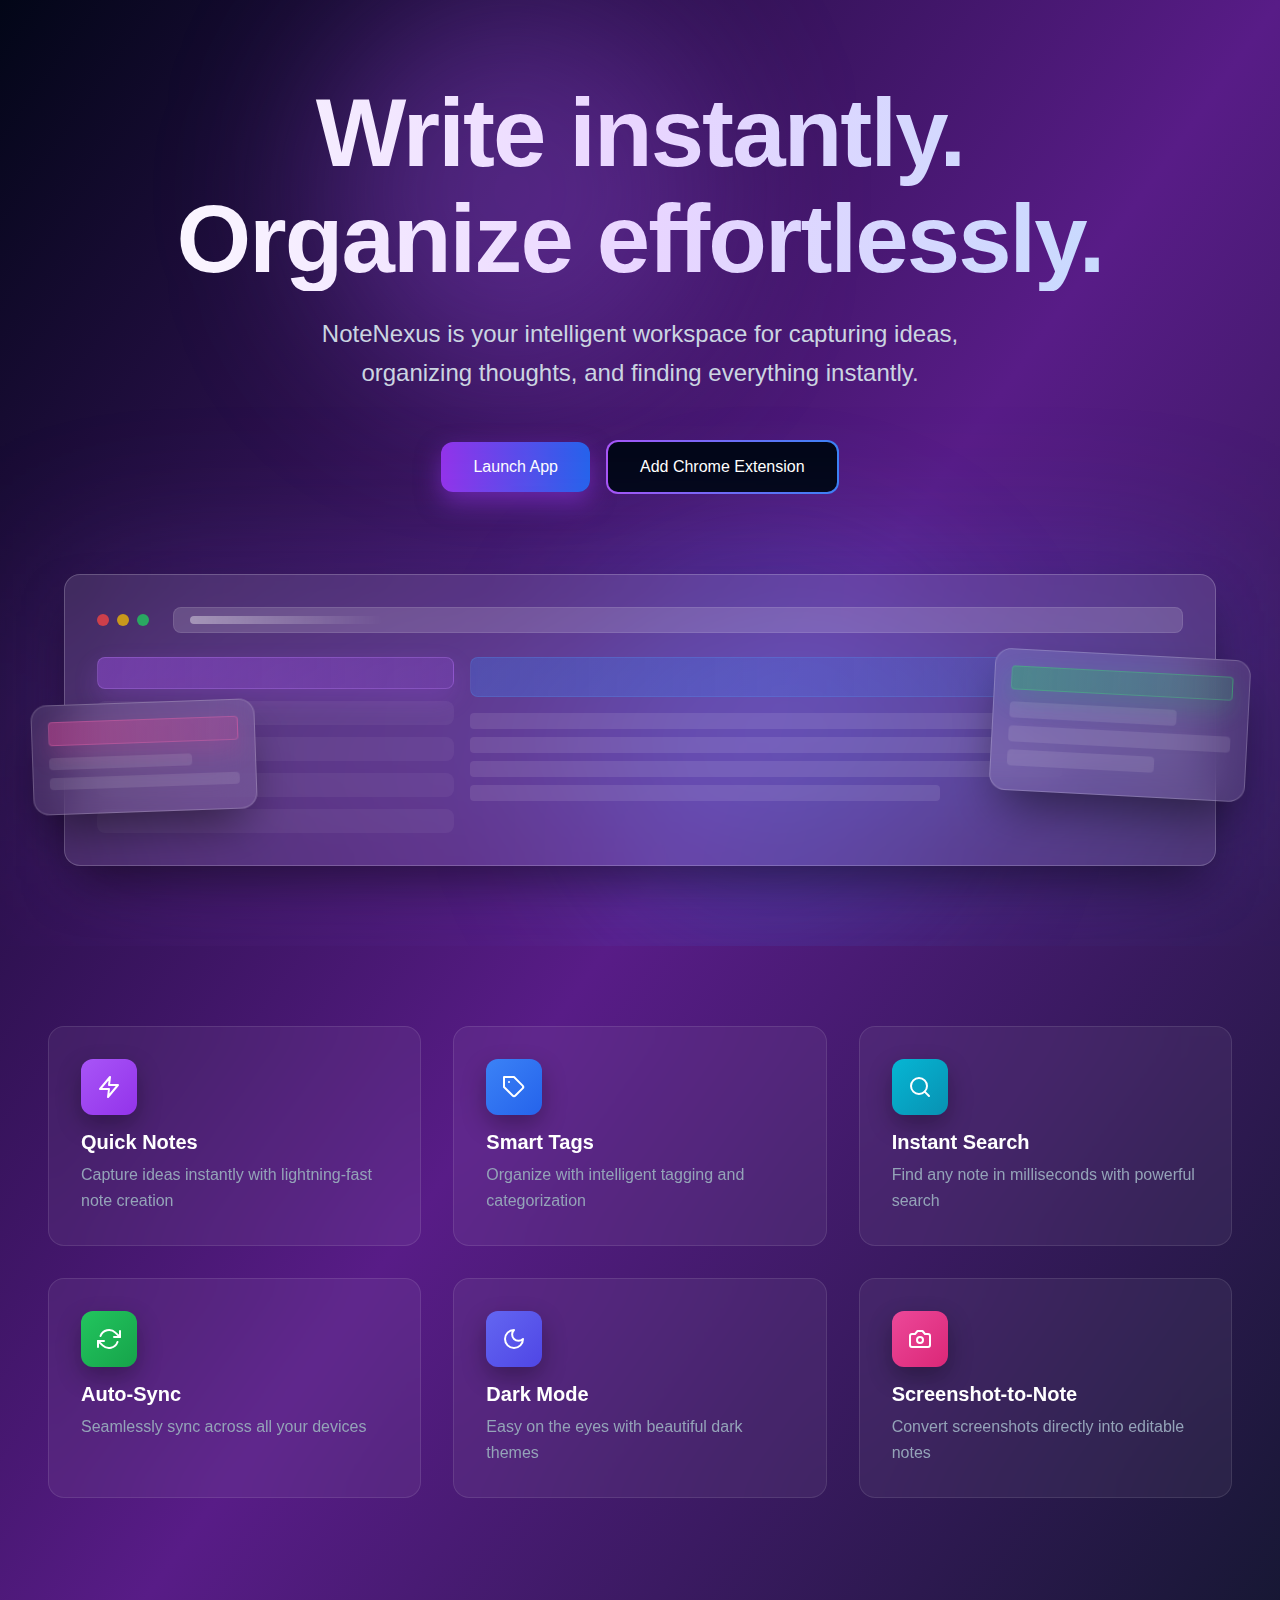
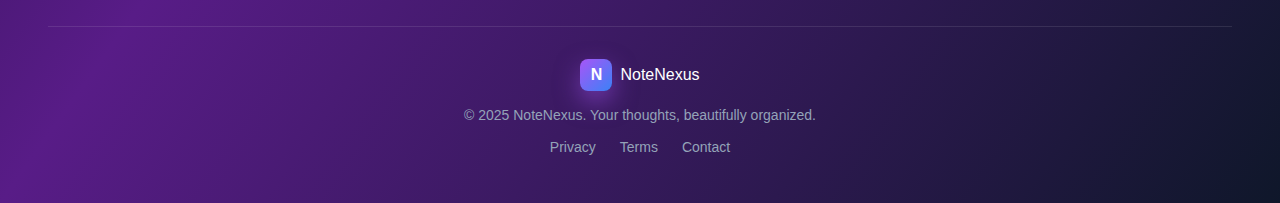
<file: index.html>
<!DOCTYPE html>
<html lang="en">
<head>
    <meta charset="UTF-8">
    <meta name="viewport" content="width=device-width, initial-scale=1.0">
    <title>NoteNexus - Write instantly. Organize effortlessly.</title>
    <link rel="stylesheet" href="styles.css">
</head>
<body>
    <!-- Hero Section -->
    <section class="hero">
        <div class="gradient-blob blob-1"></div>
        <div class="gradient-blob blob-2"></div>
        
        <div class="container">
            <div class="hero-content">
                <h1 class="hero-title">
                    Write instantly.<br>
                    Organize effortlessly.
                </h1>
                <p class="hero-subtitle">
                    NoteNexus is your intelligent workspace for capturing ideas, organizing thoughts, and finding everything instantly.
                </p>
                
                <div class="button-group">
                    <button class="btn btn-primary">Launch App</button>
                    <button class="btn btn-outline">
                        <span class="btn-outline-text">Add Chrome Extension</span>
                    </button>
                </div>
            </div>
            
            <!-- App Mockup -->
            <div class="app-mockup">
                <div class="mockup-glow"></div>
                
                <div class="glass-panel main-panel">
                    <!-- Header bar -->
                    <div class="panel-header">
                        <div class="window-controls">
                            <span class="control red"></span>
                            <span class="control yellow"></span>
                            <span class="control green"></span>
                        </div>
                        <div class="address-bar">
                            <div class="address-bar-text"></div>
                        </div>
                    </div>
                    
                    <!-- Content area -->
                    <div class="panel-content">
                        <div class="sidebar">
                            <div class="sidebar-item active"></div>
                            <div class="sidebar-item"></div>
                            <div class="sidebar-item"></div>
                            <div class="sidebar-item"></div>
                            <div class="sidebar-item"></div>
                        </div>
                        
                        <div class="main-content">
                            <div class="content-header"></div>
                            <div class="content-lines">
                                <div class="line line-1"></div>
                                <div class="line line-2"></div>
                                <div class="line line-3"></div>
                                <div class="line line-4"></div>
                            </div>
                        </div>
                    </div>
                </div>
                
                <!-- Floating panels -->
                <div class="glass-panel floating-panel panel-1">
                    <div class="floating-header green"></div>
                    <div class="floating-line line-1"></div>
                    <div class="floating-line line-2"></div>
                    <div class="floating-line line-3"></div>
                </div>
                
                <div class="glass-panel floating-panel panel-2">
                    <div class="floating-header pink"></div>
                    <div class="floating-line small line-1"></div>
                    <div class="floating-line small line-2"></div>
                </div>
            </div>
        </div>
    </section>
    
    <!-- Features Section -->
    <section class="features">
        <div class="container">
            <div class="features-grid">
                <div class="feature-card">
                    <div class="feature-glow purple"></div>
                    <div class="feature-icon purple">
                        <svg xmlns="http://www.w3.org/2000/svg" width="24" height="24" viewBox="0 0 24 24" fill="none" stroke="currentColor" stroke-width="2" stroke-linecap="round" stroke-linejoin="round"><polygon points="13 2 3 14 12 14 11 22 21 10 12 10 13 2"/></svg>
                    </div>
                    <h3 class="feature-title">Quick Notes</h3>
                    <p class="feature-description">Capture ideas instantly with lightning-fast note creation</p>
                </div>
                
                <div class="feature-card">
                    <div class="feature-glow blue"></div>
                    <div class="feature-icon blue">
                        <svg xmlns="http://www.w3.org/2000/svg" width="24" height="24" viewBox="0 0 24 24" fill="none" stroke="currentColor" stroke-width="2" stroke-linecap="round" stroke-linejoin="round"><path d="M20.59 13.41l-7.17 7.17a2 2 0 0 1-2.83 0L2 12V2h10l8.59 8.59a2 2 0 0 1 0 2.82z"/><line x1="7" y1="7" x2="7.01" y2="7"/></svg>
                    </div>
                    <h3 class="feature-title">Smart Tags</h3>
                    <p class="feature-description">Organize with intelligent tagging and categorization</p>
                </div>
                
                <div class="feature-card">
                    <div class="feature-glow cyan"></div>
                    <div class="feature-icon cyan">
                        <svg xmlns="http://www.w3.org/2000/svg" width="24" height="24" viewBox="0 0 24 24" fill="none" stroke="currentColor" stroke-width="2" stroke-linecap="round" stroke-linejoin="round"><circle cx="11" cy="11" r="8"/><path d="m21 21-4.35-4.35"/></svg>
                    </div>
                    <h3 class="feature-title">Instant Search</h3>
                    <p class="feature-description">Find any note in milliseconds with powerful search</p>
                </div>
                
                <div class="feature-card">
                    <div class="feature-glow green"></div>
                    <div class="feature-icon green">
                        <svg xmlns="http://www.w3.org/2000/svg" width="24" height="24" viewBox="0 0 24 24" fill="none" stroke="currentColor" stroke-width="2" stroke-linecap="round" stroke-linejoin="round"><polyline points="23 4 23 10 17 10"/><polyline points="1 20 1 14 7 14"/><path d="M3.51 9a9 9 0 0 1 14.85-3.36L23 10M1 14l4.64 4.36A9 9 0 0 0 20.49 15"/></svg>
                    </div>
                    <h3 class="feature-title">Auto-Sync</h3>
                    <p class="feature-description">Seamlessly sync across all your devices</p>
                </div>
                
                <div class="feature-card">
                    <div class="feature-glow indigo"></div>
                    <div class="feature-icon indigo">
                        <svg xmlns="http://www.w3.org/2000/svg" width="24" height="24" viewBox="0 0 24 24" fill="none" stroke="currentColor" stroke-width="2" stroke-linecap="round" stroke-linejoin="round"><path d="M12 3a6 6 0 0 0 9 9 9 9 0 1 1-9-9Z"/></svg>
                    </div>
                    <h3 class="feature-title">Dark Mode</h3>
                    <p class="feature-description">Easy on the eyes with beautiful dark themes</p>
                </div>
                
                <div class="feature-card">
                    <div class="feature-glow pink"></div>
                    <div class="feature-icon pink">
                        <svg xmlns="http://www.w3.org/2000/svg" width="24" height="24" viewBox="0 0 24 24" fill="none" stroke="currentColor" stroke-width="2" stroke-linecap="round" stroke-linejoin="round"><path d="M14.5 4h-5L7 7H4a2 2 0 0 0-2 2v9a2 2 0 0 0 2 2h16a2 2 0 0 0 2-2V9a2 2 0 0 0-2-2h-3l-2.5-3z"/><circle cx="12" cy="13" r="3"/></svg>
                    </div>
                    <h3 class="feature-title">Screenshot-to-Note</h3>
                    <p class="feature-description">Convert screenshots directly into editable notes</p>
                </div>
            </div>
        </div>
    </section>
    
    <!-- Footer -->
    <footer class="footer">
        <div class="container">
            <div class="footer-content">
                <div class="footer-logo">
                    <div class="logo-icon">N</div>
                    <span class="logo-text">NoteNexus</span>
                </div>
                <p class="footer-text">© 2025 NoteNexus. Your thoughts, beautifully organized.</p>
                <div class="footer-links">
                    <a href="#" class="footer-link">Privacy</a>
                    <a href="#" class="footer-link">Terms</a>
                    <a href="#" class="footer-link">Contact</a>
                </div>
            </div>
        </div>
    </footer>
    <script src="script.js"></script>
</body>

</html>
</file>
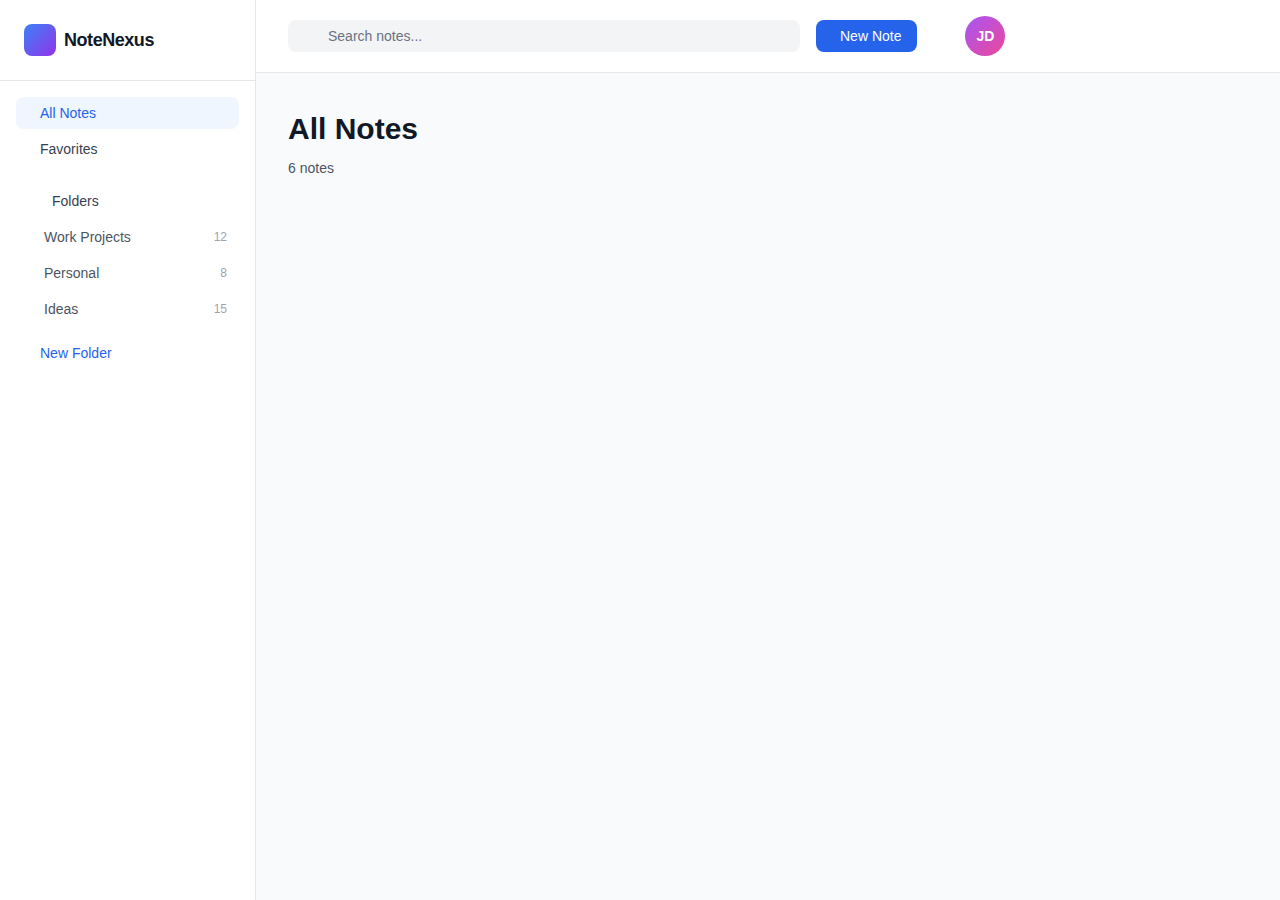
<file: dashboard.html>
<!DOCTYPE html>
<html lang="en">
<head>
  <meta charset="UTF-8">
  <meta name="viewport" content="width=device-width, initial-scale=1.0">
  <title>NoteNexus - Dashboard</title>
  <link rel="stylesheet" href="dashboard.css">
  <!-- <script src="https://unpkg.com/lucide@latest"></script> -->
</head>
<body>
  <div id="app">
    <!-- Left Sidebar -->
    <aside class="sidebar">
      <div class="sidebar-content">
        <!-- Logo -->
        <div class="logo-section">
          <div class="logo-container">
            <div class="logo-icon">
              <i data-lucide="file-text"></i>
            </div>
            <span class="logo-text">NoteNexus</span>
          </div>
        </div>

        <!-- Navigation -->
        <nav class="nav-section">
          <button class="nav-item active" data-nav="all">
            <i data-lucide="file-text"></i>
            <span>All Notes</span>
          </button>

          <button class="nav-item" data-nav="favorites">
            <i data-lucide="star"></i>
            <span>Favorites</span>
          </button>

          <!-- Folders Section -->
          <div class="folders-section">
            <button class="nav-item folders-toggle">
              <i data-lucide="chevron-down" class="chevron"></i>
              <i data-lucide="folder"></i>
              <span class="flex-1">Folders</span>
            </button>

            <div class="folders-list">
              <button class="folder-item">
                <span>Work Projects</span>
                <span class="folder-count">12</span>
              </button>
              <button class="folder-item">
                <span>Personal</span>
                <span class="folder-count">8</span>
              </button>
              <button class="folder-item">
                <span>Ideas</span>
                <span class="folder-count">15</span>
              </button>
            </div>
          </div>

          <button class="nav-item new-folder-btn">
            <i data-lucide="plus"></i>
            <span>New Folder</span>
          </button>
        </nav>
      </div>
    </aside>

    <!-- Main Content -->
    <div class="main-content">
      <!-- Top Navigation Bar -->
      <header class="top-nav">
        <div class="top-nav-content">
          <!-- Search Bar -->
          <div class="search-container">
            <i data-lucide="search" class="search-icon"></i>
            <input type="text" placeholder="Search notes..." class="search-input">
          </div>

          <!-- New Note Button -->
          <button class="new-note-btn">
            <i data-lucide="plus"></i>
            <span>New Note</span>
          </button>

          <!-- Dark Mode Toggle -->
          <button class="icon-btn" id="darkModeToggle">
            <i data-lucide="moon"></i>
          </button>

          <!-- User Profile Avatar -->
          <button class="user-avatar">
            JD
          </button>
        </div>
      </header>

      <!-- Notes Grid -->
      <main class="notes-container">
        <div class="notes-header">
          <h1>All Notes</h1>
          <p class="notes-count">6 notes</p>
        </div>

        <div class="notes-grid" id="notesGrid">
          <!-- Note cards will be inserted here by JavaScript -->
        </div>
      </main>
    </div>
  </div>

  <script src="dashboard.js"></script>
</body>
</html>
</file>
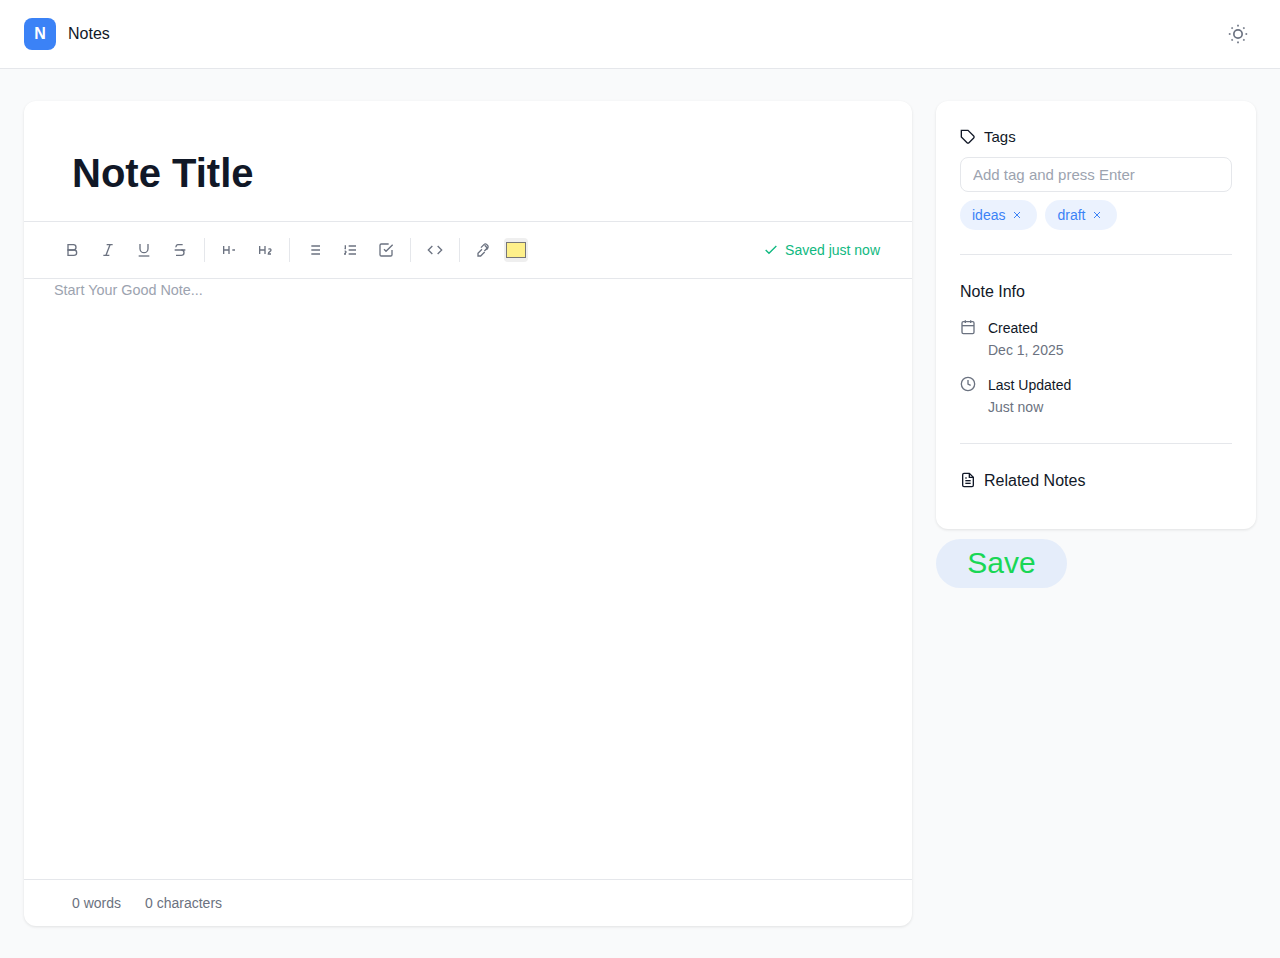
<file: note.html>
<!DOCTYPE html>
<html lang="en">
<head>
    <meta charset="UTF-8">
    <meta name="viewport" content="width=device-width, initial-scale=1.0">
    <title>Note Editor - Professional Note Taking App</title>
    <link rel="stylesheet" href="temp.css">
</head>
<body>
    <!-- Header -->
    <header background-color="green" class="header">
        <div class="header-content">
            <div class="header-left">
                <div class="logo">
                    <span>N</span>
                </div>
                <span class="brand">Notes</span>
            </div>
            
            <button id="darkModeToggle" class="theme-toggle" aria-label="Toggle dark mode" >
                <svg class="sun-icon" width="20" height="20" viewBox="0 0 24 24" fill="none" stroke="currentColor" stroke-width="2">
                    <circle cx="12" cy="12" r="5"></circle>
                    <line x1="12" y1="1" x2="12" y2="3"></line>
                    <line x1="12" y1="21" x2="12" y2="23"></line>
                    <line x1="4.22" y1="4.22" x2="5.64" y2="5.64"></line>
                    <line x1="18.36" y1="18.36" x2="19.78" y2="19.78"></line>
                    <line x1="1" y1="12" x2="3" y2="12"></line>
                    <line x1="21" y1="12" x2="23" y2="12"></line>
                    <line x1="4.22" y1="19.78" x2="5.64" y2="18.36"></line>
                    <line x1="18.36" y1="5.64" x2="19.78" y2="4.22"></line>
                </svg>
                <svg class="moon-icon hidden" width="20" height="20" viewBox="0 0 24 24" fill="none" stroke="currentColor" stroke-width="2">
                    <path d="M21 12.79A9 9 0 1 1 11.21 3 7 7 0 0 0 21 12.79z"></path>
                </svg>
            </button>
        </div>
    </header>

    <!-- Main Content -->
    <div class="main-container">
        <!-- Editor Area -->
        <div class="editor-container">
            <div class="editor-card">
                <!-- Title -->
                <div class="title-section">
                    <input 
                        type="text" 
                        id="noteTitle" 
                        class="note-title" 
                        placeholder="write"
                        value="Note Title"
                    >
                </div>

                <!-- Toolbar -->
                <div class="toolbar">
                    <!-- Text formatting -->
                    <button class="toolbar-btn" data-command="bold" title="Bold">
                        <svg width="16" height="16" viewBox="0 0 24 24" fill="none" stroke="currentColor" stroke-width="2">
                            <path d="M6 4h8a4 4 0 0 1 4 4 4 4 0 0 1-4 4H6z"></path>
                            <path d="M6 12h9a4 4 0 0 1 4 4 4 4 0 0 1-4 4H6z"></path>
                        </svg>
                    </button>
                    
                    <button class="toolbar-btn" data-command="italic"  title="Italic">
                        <svg width="16" height="16" viewBox="0 0 24 24" fill="none" stroke="currentColor" stroke-width="2">
                            <line x1="19" y1="4" x2="10" y2="4"></line>
                            <line x1="14" y1="20" x2="5" y2="20"></line>
                            <line x1="15" y1="4" x2="9" y2="20"></line>
                        </svg>
                    </button>
                    
                    <button class="toolbar-btn" data-command="underline" title="Underline">
                        <svg width="16" height="16" viewBox="0 0 24 24" fill="none" stroke="currentColor" stroke-width="2">
                            <path d="M6 3v7a6 6 0 0 0 6 6 6 6 0 0 0 6-6V3"></path>
                            <line x1="4" y1="21" x2="20" y2="21"></line>
                        </svg>
                    </button>
                    
                    <button class="toolbar-btn" data-command="strikeThrough" title="Strikethrough">
                        <svg width="16" height="16" viewBox="0 0 24 24" fill="none" stroke="currentColor" stroke-width="2">
                            <path d="M16 4H9a3 3 0 0 0-2.83 4"></path>
                            <path d="M14 12a4 4 0 0 1 0 8H6"></path>
                            <line x1="4" y1="12" x2="20" y2="12"></line>
                        </svg>
                    </button>

                    <div class="toolbar-divider" ></div> <!-- Edited to add green color to divider -->

                    <!-- Headings -->
                    <button class="toolbar-btn" data-command="h1" title="Heading 1">
                        <svg width="16" height="16" viewBox="0 0 24 24" fill="none" stroke="currentColor" stroke-width="2">
                            <path d="M4 12h8"></path>
                            <path d="M4 18V6"></path>
                            <path d="M12 18V6"></path>
                            <path d="M17 12h4"></path>
                        </svg>
                    </button>
                    
                    <button class="toolbar-btn" data-command="h2" title="Heading 2">
                        <svg width="16" height="16" viewBox="0 0 24 24" fill="none" stroke="currentColor" stroke-width="2">
                            <path d="M4 12h8"></path>
                            <path d="M4 18V6"></path>
                            <path d="M12 18V6"></path>
                            <path d="M21 18h-4c0-4 4-3 4-6 0-1.5-2-2.5-4-1"></path>
                        </svg>
                    </button>

                    <div class="toolbar-divider"></div>

                    <!-- Lists -->
                    <button class="toolbar-btn" data-command="insertUnorderedList" title="Bullet list">
                        <svg width="16" height="16" viewBox="0 0 24 24" fill="none" stroke="currentColor" stroke-width="2">
                            <line x1="8" y1="6" x2="21" y2="6"></line>
                            <line x1="8" y1="12" x2="21" y2="12"></line>
                            <line x1="8" y1="18" x2="21" y2="18"></line>
                            <line x1="3" y1="6" x2="3.01" y2="6"></line>
                            <line x1="3" y1="12" x2="3.01" y2="12"></line>
                            <line x1="3" y1="18" x2="3.01" y2="18"></line>
                        </svg>
                    </button>
                    
                    <button class="toolbar-btn" data-command="insertOrderedList" title="Numbered list">
                        <svg width="16" height="16" viewBox="0 0 24 24" fill="none" stroke="currentColor" stroke-width="2">
                            <line x1="10" y1="6" x2="21" y2="6"></line>
                            <line x1="10" y1="12" x2="21" y2="12"></line>
                            <line x1="10" y1="18" x2="21" y2="18"></line>
                            <path d="M4 6h1v4"></path>
                            <path d="M4 10h2"></path>
                            <path d="M6 18H4c0-1 2-2 2-3s-1-1.5-2-1"></path>
                        </svg>
                    </button>
                    
                    <button class="toolbar-btn" data-command="checkbox" title="Checkbox list">
                        <svg width="16" height="16" viewBox="0 0 24 24" fill="none" stroke="currentColor" stroke-width="2">
                            <polyline points="9 11 12 14 22 4"></polyline>
                            <path d="M21 12v7a2 2 0 0 1-2 2H5a2 2 0 0 1-2-2V5a2 2 0 0 1 2-2h11"></path>
                        </svg>
                    </button>

                    <div class="toolbar-divider"></div>

                    <!-- Other formatting -->
                    
                    <button class="toolbar-btn" data-command="code" title="Code">
                        <svg width="16" height="16" viewBox="0 0 24 24" fill="none" stroke="currentColor" stroke-width="2">
                            <polyline points="16 18 22 12 16 6"></polyline>
                            <polyline points="8 6 2 12 8 18"></polyline>
                        </svg>
                    </button>

                    <div class="toolbar-divider"></div>

                    <!-- Highlight -->
                    <button class="toolbar-btn" id="highlightBtn" title="Highlight">
                        <svg width="16" height="16" viewBox="0 0 24 24" fill="none" stroke="currentColor" stroke-width="2">
                            <path d="M9 11 3 17v4h4l6-6"></path>
                            <path d="m13 5 5 5"></path>
                            <path d="M12.58 13.58 17.42 8.74a2.5 2.5 0 0 0 0-3.54l-1.62-1.62a2.5 2.5 0 0 0-3.54 0l-4.84 4.84"></path>
                            <path d="m17 10-1.5 1.5"></path>
                        </svg>
                    </button>
                    <input type="color" id="highlightColor" value="#fef08a" class="color-picker" title="Highlight color">

                    <!-- Save status -->
                    <div class="save-status" id="saveStatus">
                        <span class="saving-indicator hidden">
                            <span class="pulse-dot"></span>
                            Saving...
                        </span>
                        <span class="saved-indicator">
                            <svg width="16" height="16"  viewBox="0 0 24 24" fill="none" stroke="currentColor" stroke-width="2">
                                <polyline points="20 6 9 17 4 12"></polyline>
                            </svg>
                            Saved just now
                        </span>
                    </div>
                </div>

                <!-- Content Area -->
                <div class="start-text">   Start Your Good Note...</div>
                <div 
                    id="noteContent" 
                    contenteditable="true" 
                    class="content-area"
                    
                >
                    <p placeholder="Start..." ></p>
                </div>

                <!-- Footer with stats -->
                <div class="editor-footer" >
                    <div class="stats">
                        <span id="wordCount">0 words</span>
                        <span id="charCount">0 characters</span>
                    </div>
                </div>
            </div>
        </div>

        <!-- Sidebar -->
        <div class="sidebar" >
            <div class="sidebar-card">
                <!-- Tag Manager -->
                <div class="sidebar-section">
                    <label class="sidebar-label">
                        <svg width="16" height="16" viewBox="0 0 24 24" fill="none" stroke="currentColor" stroke-width="2">
                            <path d="M20.59 13.41l-7.17 7.17a2 2 0 0 1-2.83 0L2 12V2h10l8.59 8.59a2 2 0 0 1 0 2.82z"></path>
                        </svg>
                        <span>Tags</span>
                    </label>
                    
                    <input 
                        type="text" 
                        id="tagInput" 
                        class="sidebar-input" 
                        placeholder="Add tag and press Enter" >
                    <!-- tag me enter karo and then ye tags aa jayenge like idea , draft -->
                    <div id="tagContainer" class="tag-container">
                        <span class="tag">
                            ideas
                            <button class="tag-remove" data-tag="ideas">
                                <svg width="12" height="12" viewBox="0 0 24 24" fill="none" stroke="currentColor" stroke-width="2">
                                    <line x1="18" y1="6" x2="6" y2="18"></line>
                                    <line x1="6" y1="6" x2="18" y2="18"></line>
                                </svg>
                            </button>
                        </span>
                        <span class="tag">
                            draft
                            <button class="tag-remove" data-tag="draft">
                                <svg width="12" height="12" viewBox="0 0 24 24" fill="none" stroke="currentColor" stroke-width="2">
                                    <line x1="18" y1="6" x2="6" y2="18"></line>
                                    <line x1="6" y1="6" x2="18" y2="18"></line>
                                </svg>
                            </button>
                        </span>
                    </div>
                </div>

                <!-- Pin Toggle -->
                <!-- <div class="sidebar-section"style="background-color: #10b981">
                    <div class="pin-toggle">
                        <span class="pin-label">
                            <svg width="16" height="16" viewBox="0 0 24 24" fill="none" stroke="currentColor" stroke-width="2">
                                <line x1="12" y1="17" x2="12" y2="22"></line>
                                <path d="M5 17h14v-1.76a2 2 0 0 0-1.11-1.79l-1.78-.9A2 2 0 0 1 15 10.76V6h1a2 2 0 0 0 0-4H8a2 2 0 0 0 0 4h1v4.76a2 2 0 0 1-1.11 1.79l-1.78.9A2 2 0 0 0 5 15.24Z"></path>
                            </svg>
                            Pin Note
                        </span>
                        <button id="pinToggle" class="toggle-switch" role="switch" aria-checked="false">
                            <span class="toggle-slider"></span>
                        </button>
                    </div>
                </div> -->

                <!-- Color Label -->
                <!-- <div class="sidebar-section">
                    <label class="sidebar-label">Color Label</label>
                    <div class="color-grid" id="colorGrid">
                        <button class="color-option active" data-color="default" data-value="#9ca3af">
                            <div class="color-circle" style="background-color: #9ca3af;"></div>
                            <span>Default</span>
                        </button>
                        <button class="color-option" data-color="blue" data-value="#3b82f6">
                            <div class="color-circle" style="background-color: #3b82f6;"></div>
                            <span>Blue</span>
                        </button>
                        <button class="color-option" data-color="green" data-value="#10b981">
                            <div class="color-circle" style="background-color: #10b981;"></div>
                            <span>Green</span>
                        </button>
                        <button class="color-option" data-color="red" data-value="#ef4444">
                            <div class="color-circle" style="background-color: #ef4444;"></div>
                            <span>Red</span>
                        </button>
                        <button class="color-option" data-color="purple" data-value="#a855f7">
                            <div class="color-circle" style="background-color: #a855f7;"></div>
                            <span>Purple</span>
                        </button>
                        <button class="color-option" data-color="yellow" data-value="#eab308">
                            <div class="color-circle" style="background-color: #eab308;"></div>
                            <span>Yellow</span>
                        </button>
                    </div>
                </div> -->

                <!-- Note Info -->
                <div class="sidebar-section sidebar-divider">
                    <div class="section-title">Note Info</div>
                    
                    <div class="info-item">
                        <svg width="16" height="16" viewBox="0 0 24 24" fill="none" stroke="currentColor" stroke-width="2">
                            <rect x="3" y="4" width="18" height="18" rx="2" ry="2"></rect>
                            <line x1="16" y1="2" x2="16" y2="6"></line>
                            <line x1="8" y1="2" x2="8" y2="6"></line>
                            <line x1="3" y1="10" x2="21" y2="10"></line>
                        </svg>
                        <div>
                            <div class="info-label">Created</div>
                            <div class="info-value" id="createdDate">Dec 1, 2025</div>
                        </div>
                    </div>

                    <div class="info-item">
                        <svg width="16" height="16" viewBox="0 0 24 24" fill="none" stroke="currentColor" stroke-width="2">
                            <circle cx="12" cy="12" r="10"></circle>
                            <polyline points="12 6 12 12 16 14"></polyline>
                        </svg>
                        <div>
                            <div class="info-label">Last Updated</div>
                            <div class="info-value" id="updatedTime">Just now</div>
                        </div>
                    </div>
                </div>

                <!-- Related Notes -->
                <div class="sidebar-section sidebar-divider">
                    <div class="section-title">
                        <svg width="16" height="16" viewBox="0 0 24 24" fill="none" stroke="currentColor" stroke-width="2">
                            <path d="M14 2H6a2 2 0 0 0-2 2v16a2 2 0 0 0 2 2h12a2 2 0 0 0 2-2V8z"></path>
                            <polyline points="14 2 14 8 20 8"></polyline>
                            <line x1="16" y1="13" x2="8" y2="13"></line>
                            <line x1="16" y1="17" x2="8" y2="17"></line>
                            <polyline points="10 9 9 9 8 9"></polyline>
                        </svg>
                        Related Notes
                    </div>
                    
                    <div class="related-notes">
                        <!-- yaha ai ka use kar sakte h -->
                    </div>

                </div>
            </div> 
             <div  >
                    <button class="save-btn" >Save</button>
                </div>
            
        </div>
        
    </div>

    <script src="note.js"></script>
</body>
</html>
</file>
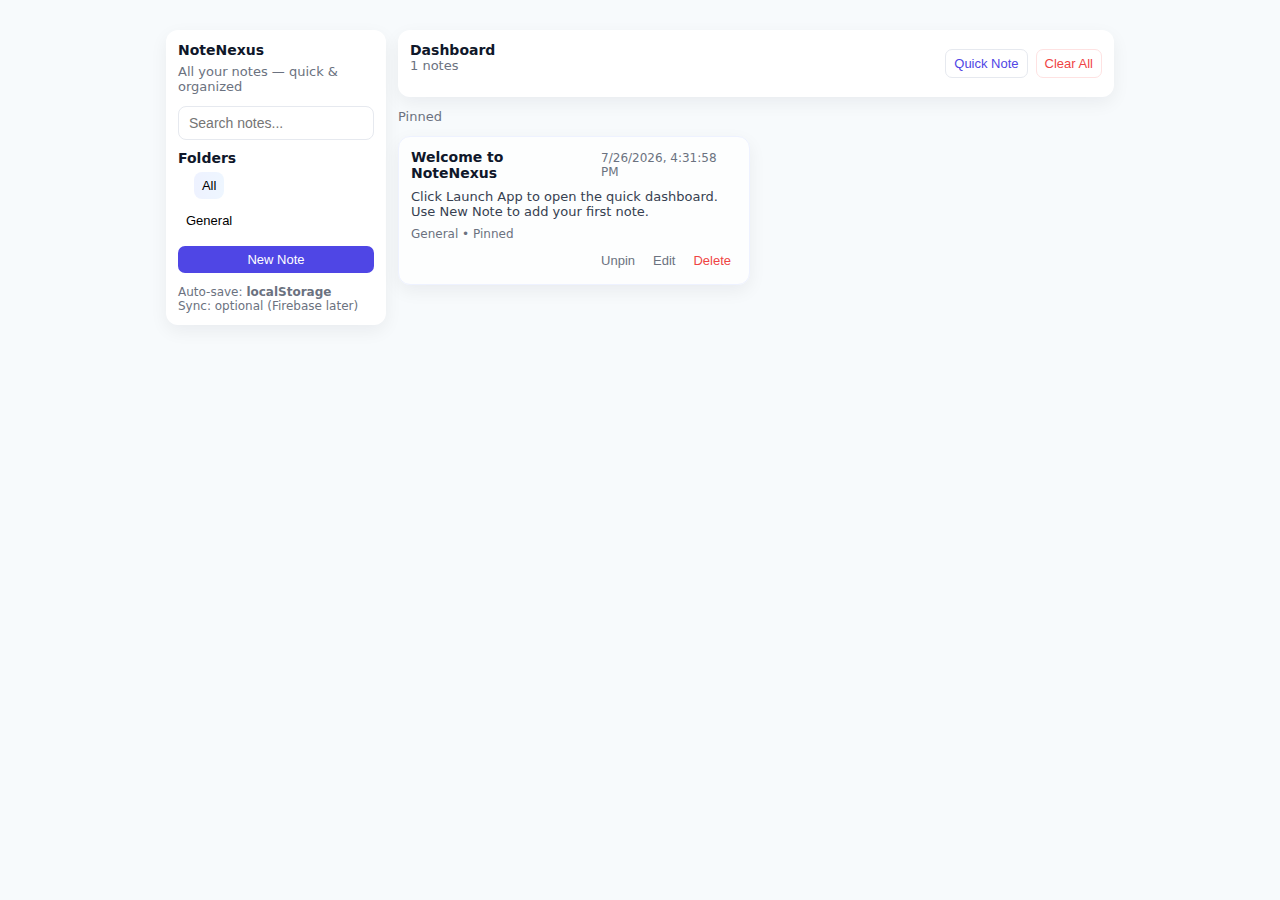
<file: INNODEV to-do-task/notenexus/dashboard.html>
<!doctype html>
<html>
<head>
  <meta charset="utf-8" />
  <meta name="viewport" content="width=device-width,initial-scale=1" />
  <title>NoteNexus Dashboard</title>
  <link rel="stylesheet" href="styles.css" />
</head>
<body>
  <div class="container row">
    <aside class="sidebar card">
      <div class="title">NoteNexus</div>
      <div class="sub">All your notes — quick & organized</div>

      <div style="margin-bottom:10px;">
        <input id="search" placeholder="Search notes..." class="input" />
      </div>

      <div style="margin-bottom:12px;">
        <div style="font-weight:600; margin-bottom:6px;">Folders</div>
        <div id="folders" class="inline" style="flex-direction:column;"></div>
      </div>

      <div style="margin-top:8px;">
        <button id="new-note-btn" class="btn small" style="width:100%;">New Note</button>
      </div>

      <div class="footer" style="margin-top:12px;">
        Auto-save: <strong>localStorage</strong><br/>
        Sync: optional (Firebase later)
      </div>
    </aside>

    <main class="main">
      <div class="card" style="margin-bottom:12px;">
        <div class="row" style="justify-content:space-between; align-items:center;">
          <div>
            <div style="font-weight:600">Dashboard</div>
            <div class="sub" id="notes-count">0 notes</div>
          </div>
          <div class="inline">
            <button id="open-popup" class="btn secondary small" title="Quick note">Quick Note</button>
            <button id="clear-all" class="btn secondary small" style="color:var(--danger); border-color:#fee2e2;">Clear All</button>
          </div>
        </div>
      </div>

      <section id="pinned-area"></section>

      <section id="notes-area"></section>
    </main>
  </div>

  <!-- Edit modal (hidden) -->
  <div id="modal" style="display:none; position:fixed; inset:0; background:rgba(0,0,0,0.4); align-items:center; justify-content:center;">
    <div class="card" style="width:680px; max-width:95%;">
      <div style="display:flex; justify-content:space-between; align-items:center; margin-bottom:8px;">
        <div style="font-weight:600" id="modal-title">Edit Note</div>
        <div>
          <button id="modal-close" class="icon-btn">Close</button>
        </div>
      </div>

      <div style="margin-bottom:8px;">
        <input id="m-title" class="input" placeholder="Title" />
      </div>
      <div style="margin-bottom:8px;">
        <textarea id="m-body" class="input" placeholder="Note body" rows="8"></textarea>
      </div>

      <div style="display:flex; gap:8px; align-items:center; justify-content:space-between;">
        <div>
          <select id="m-folder" class="input small">
            <option>General</option><option>Study</option><option>Personal</option><option>Ideas</option>
          </select>
          <label style="margin-left:8px; color:var(--muted); font-size:13px;">
            <input type="checkbox" id="m-pin" /> Pin
          </label>
        </div>
        <div>
          <button id="m-delete" class="btn small" style="background:var(--danger); margin-right:8px;">Delete</button>
          <button id="m-save" class="btn small">Save</button>
        </div>
      </div>
    </div>
  </div>

  <script src="dashboard.js"></script>
</body>
</html>
</file>
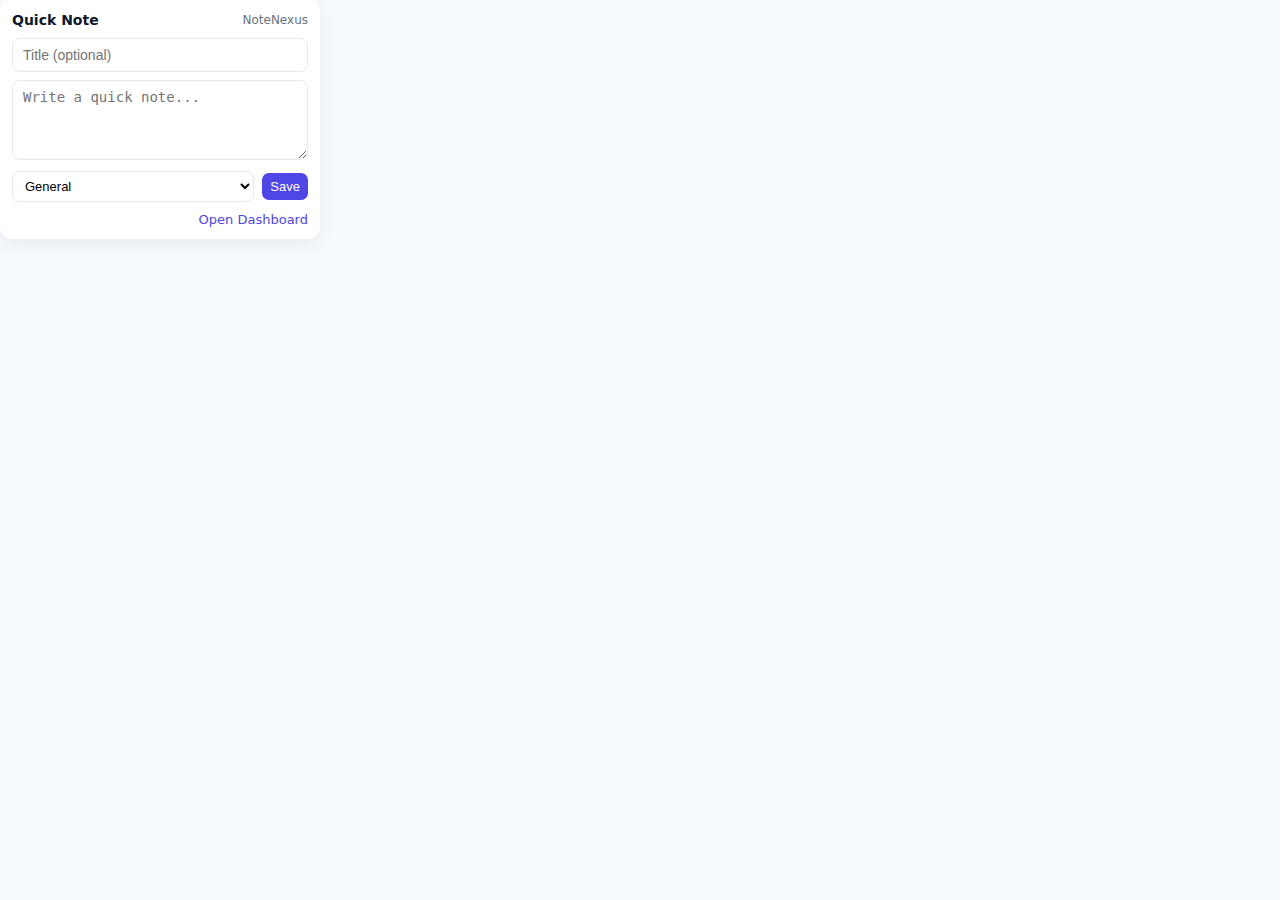
<file: INNODEV to-do-task/notenexus/popup.html>
<!doctype html>
<html>
<head>
  <meta charset="utf-8" />
  <meta name="viewport" content="width=device-width,initial-scale=1" />
  <title>NoteNexus - Quick Note</title>
  <link rel="stylesheet" href="styles.css" />
</head>
<body>
  <div class="popup card">
    <div class="hrow" style="justify-content:space-between;">
      <div style="font-weight:600">Quick Note</div>
      <div style="font-size:12px;color:var(--muted)">NoteNexus</div>
    </div>

    <div style="margin-top:10px">
      <input id="p-title" class="input" placeholder="Title (optional)" />
    </div>

    <div style="margin-top:8px">
      <textarea id="p-body" placeholder="Write a quick note..." class="input"></textarea>
    </div>

    <div style="margin-top:8px" class="hrow">
      <select id="p-folder" class="input small">
        <option>General</option>
        <option>Study</option>
        <option>Personal</option>
        <option>Ideas</option>
      </select>
      <button id="p-save" class="btn small">Save</button>
    </div>

    <div class="footer" style="margin-top:10px; text-align:right;">
      <a href="dashboard.html" target="_blank" style="color:var(--accent); text-decoration:none; font-size:13px;">Open Dashboard</a>
    </div>
  </div>

  <script src="popup.js"></script>
</body>
</html>
</file>
<file: styles.css>
*{
    margin: 0;
    padding: 0;
    box-sizing: border-box;
}

body {
    font-family: -apple-system, BlinkMacSystemFont, 'Segoe UI', Roboto, 'Helvetica Neue', Arial, sans-serif;
    background: linear-gradient(to bottom right, #020617, #581c87, #0f172a);
    min-height: 100vh;
    color: #fff;
    overflow-x: hidden;
}

.container {
    max-width: 1280px;
    margin: 0 auto;
    padding: 0 1.5rem;
}

/* Hero Section */
.hero {
    position: relative;
    overflow: hidden;
    padding: 5rem 1.5rem;
}

.gradient-blob {
    position: absolute;
    border-radius: 50%;
    filter: blur(80px);
    animation: pulse 4s ease-in-out infinite;
}

.blob-1 {
    top: 0;
    left: 25%;
    width: 384px;
    height: 384px;
    background: rgba(168, 85, 247, 0.3);
}

.blob-2 {
    bottom: 0;
    right: 25%;
    width: 384px;
    height: 384px;
    background: rgba(59, 130, 246, 0.2);
    animation-delay: 1s;
}

@keyframes pulse {
    0%, 100% {
        opacity: 1;
        transform: scale(1);
    }
    50% {
        opacity: 0.8;
        transform: scale(1.1);
    }
}

.hero-content {
    position: relative;
    text-align: center;
    margin-bottom: 4rem;
}

.hero-title {
    font-size: 3rem;
    font-weight: 700;
    line-height: 1.1;
    background: linear-gradient(to right, #ffffff, #e9d5ff, #bfdbfe);
    -webkit-background-clip: text;
    background-clip: text;
    -webkit-text-fill-color: transparent;
    margin-bottom: 1.5rem;
    letter-spacing: -0.02em;
}

@media (min-width: 768px) {
    .hero-title {
        font-size: 4.5rem;
    }
}

@media (min-width: 1024px) {
    .hero-title {
        font-size: 6rem;
    }
}

.hero-subtitle {
    font-size: 1.25rem;
    color: #cbd5e1;
    max-width: 42rem;
    margin: 0 auto 3rem;
    line-height: 1.6;
}

@media (min-width: 768px) {
    .hero-subtitle {
        font-size: 1.5rem;
    }
}

.button-group {
    display: flex;
    flex-direction: column;
    gap: 1rem;
    align-items: center;
}

@media (min-width: 640px) {
    .button-group {
        flex-direction: row;
        justify-content: center;
    }
}

.btn {
    padding: 1rem 2rem;
    font-size: 1rem;
    border-radius: 0.75rem;
    cursor: pointer;
    transition: all 0.3s ease;
    border: none;
    font-weight: 500;
}

.btn-primary {
    background: linear-gradient(to right, #9333ea, #2563eb);
    color: white;
    box-shadow: 0 10px 25px rgba(147, 51, 234, 0.5);
}

.btn-primary:hover {
    background: linear-gradient(to right, #a855f7, #3b82f6);
    box-shadow: 0 10px 30px rgba(147, 51, 234, 0.7);
    transform: scale(1.05);
}

.btn-outline {
    position: relative;
    background: transparent;
    border: 2px solid transparent;
    background-image: linear-gradient(#020617, #020617), linear-gradient(to right, #a855f7, #3b82f6);
    background-origin: border-box;
    background-clip: padding-box, border-box;
    color: white;
    overflow: hidden;
}

.btn-outline::before {
    content: '';
    position: absolute;
    inset: 0;
    background: linear-gradient(to right, #a855f7, #3b82f6);
    opacity: 0;
    filter: blur(8px);
    transition: opacity 0.3s;
    z-index: -1;
}

.btn-outline:hover::before {
    opacity: 1;
}

.btn-outline-text {
    position: relative;
    z-index: 1;
}

/* App Mockup */
.app-mockup {
    position: relative;
    max-width: 1152px;
    margin: 5rem auto 0;
}

.mockup-glow {
    position: absolute;
    inset: 0;
    background: linear-gradient(to right, rgba(168, 85, 247, 0.2), rgba(59, 130, 246, 0.2));
    filter: blur(80px);
}

.glass-panel {
    backdrop-filter: blur(20px);
    background: rgba(255, 255, 255, 0.1);
    border: 1px solid rgba(255, 255, 255, 0.2);
    border-radius: 1rem;
    box-shadow: 0 25px 50px -12px rgba(0, 0, 0, 0.5);
}

.main-panel {
    position: relative;
    padding: 2rem;
    transition: transform 0.5s ease;
}

.main-panel:hover {
    transform: scale(1.02);
}

.panel-header {
    display: flex;
    align-items: center;
    gap: 0.5rem;
    margin-bottom: 1.5rem;
}

.window-controls {
    display: flex;
    gap: 0.5rem;
}

.control {
    width: 12px;
    height: 12px;
    border-radius: 50%;
}

.control.red {
    background: rgba(239, 68, 68, 0.8);
}

.control.yellow {
    background: rgba(234, 179, 8, 0.8);
}

.control.green {
    background: rgba(34, 197, 94, 0.8);
}

.address-bar {
    flex: 1;
    margin-left: 1rem;
    backdrop-filter: blur(4px);
    background: rgba(255, 255, 255, 0.05);
    border-radius: 0.5rem;
    padding: 0.5rem 1rem;
    border: 1px solid rgba(255, 255, 255, 0.1);
}

.address-bar-text {
    height: 8px;
    width: 192px;
    background: linear-gradient(to right, rgba(255, 255, 255, 0.4), transparent);
    border-radius: 4px;
}

.panel-content {
    display: grid;
    grid-template-columns: 1fr;
    gap: 1rem;
}

@media (min-width: 768px) {
    .panel-content {
        grid-template-columns: 1fr 2fr;
    }
}

.sidebar {
    display: flex;
    flex-direction: column;
    gap: 0.75rem;
}

.sidebar-item {
    height: 24px;
    background: rgba(255, 255, 255, 0.05);
    border-radius: 0.5rem;
}

.sidebar-item.active {
    height: 32px;
    background: linear-gradient(to right, rgba(168, 85, 247, 0.4), rgba(168, 85, 247, 0.2));
    border: 1px solid rgba(192, 132, 252, 0.3);
    box-shadow: 0 10px 25px rgba(168, 85, 247, 0.2);
}

.main-content {
    display: flex;
    flex-direction: column;
    gap: 1rem;
}

.content-header {
    height: 40px;
    background: linear-gradient(to right, rgba(59, 130, 246, 0.3), rgba(59, 130, 246, 0.1));
    border-radius: 0.5rem;
    border: 1px solid rgba(96, 165, 250, 0.2);
}

.content-lines {
    display: flex;
    flex-direction: column;
    gap: 0.5rem;
}

.line {
    height: 16px;
    background: rgba(255, 255, 255, 0.1);
    border-radius: 4px;
}

.line-1 {
    width: 75%;
}

.line-2 {
    width: 100%;
}

.line-3 {
    width: 83%;
}

.line-4 {
    width: 66%;
}

/* Floating Panels */
.floating-panel {
    position: absolute;
    padding: 1rem;
    transition: transform 0.5s ease;
}

.panel-1 {
    right: -2rem;
    top: 5rem;
    width: 256px;
    transform: rotate(3deg);
    display: none;
}

@media (min-width: 1024px) {
    .panel-1 {
        display: block;
    }
}

.panel-1:hover {
    transform: rotate(0deg);
}

.panel-2 {
    left: -2rem;
    top: 8rem;
    width: 224px;
    transform: rotate(-2deg);
    display: none;
}

@media (min-width: 1024px) {
    .panel-2 {
        display: block;
    }
}

.panel-2:hover {
    transform: rotate(0deg);
}

.floating-header {
    height: 24px;
    border-radius: 4px;
    margin-bottom: 0.75rem;
}

.floating-header.green {
    background: linear-gradient(to right, rgba(34, 197, 94, 0.4), rgba(34, 197, 94, 0.2));
    border: 1px solid rgba(74, 222, 128, 0.3);
    box-shadow: 0 10px 25px rgba(34, 197, 94, 0.2);
}

.floating-header.pink {
    background: linear-gradient(to right, rgba(236, 72, 153, 0.4), rgba(236, 72, 153, 0.2));
    border: 1px solid rgba(244, 114, 182, 0.3);
    box-shadow: 0 10px 25px rgba(236, 72, 153, 0.2);
}

.floating-line {
    height: 16px;
    background: rgba(255, 255, 255, 0.1);
    border-radius: 4px;
    margin-bottom: 0.5rem;
}

.floating-line.small {
    height: 12px;
}

.floating-line.line-1 {
    width: 75%;
}

.floating-line.line-2 {
    width: 100%;
}

.floating-line.line-3 {
    width: 66%;
}

/* Features Section */
.features {
    position: relative;
    padding: 5rem 1.5rem;
}

.features-grid {
    display: grid;
    grid-template-columns: 1fr;
    gap: 2rem;
}

@media (min-width: 768px) {
    .features-grid {
        grid-template-columns: repeat(2, 1fr);
    }
}

@media (min-width: 1024px) {
    .features-grid {
        grid-template-columns: repeat(3, 1fr);
    }
}

.feature-card {
    position: relative;
    backdrop-filter: blur(20px);
    background: rgba(255, 255, 255, 0.05);
    border: 1px solid rgba(255, 255, 255, 0.1);
    border-radius: 1rem;
    padding: 2rem;
    transition: all 0.3s ease;
}

.feature-card:hover {
    background: rgba(255, 255, 255, 0.1);
    transform: scale(1.05);
    box-shadow: 0 25px 50px -12px rgba(0, 0, 0, 0.5);
}

.feature-glow {
    position: absolute;
    inset: -2px;
    border-radius: 1rem;
    opacity: 0;
    filter: blur(8px);
    transition: opacity 0.3s;
    z-index: -1;
}

.feature-card:hover .feature-glow {
    opacity: 0.2;
}

.feature-glow.purple {
    background: linear-gradient(to right, #a855f7, #9333ea);
}

.feature-glow.blue {
    background: linear-gradient(to right, #3b82f6, #2563eb);
}

.feature-glow.cyan {
    background: linear-gradient(to right, #06b6d4, #0891b2);
}

.feature-glow.green {
    background: linear-gradient(to right, #22c55e, #16a34a);
}

.feature-glow.indigo {
    background: linear-gradient(to right, #6366f1, #4f46e5);
}

.feature-glow.pink {
    background: linear-gradient(to right, #ec4899, #db2777);
}

.feature-icon {
    display: inline-flex;
    padding: 1rem;
    border-radius: 0.75rem;
    margin-bottom: 1rem;
    box-shadow: 0 10px 25px rgba(0, 0, 0, 0.3);
    transition: box-shadow 0.3s;
}

.feature-card:hover .feature-icon {
    box-shadow: 0 25px 50px rgba(0, 0, 0, 0.5);
}

.feature-icon svg {
    width: 24px;
    height: 24px;
    color: white;
}

.feature-icon.purple {
    background: linear-gradient(to bottom right, #a855f7, #9333ea);
}

.feature-icon.blue {
    background: linear-gradient(to bottom right, #3b82f6, #2563eb);
}

.feature-icon.cyan {
    background: linear-gradient(to bottom right, #06b6d4, #0891b2);
}

.feature-icon.green {
    background: linear-gradient(to bottom right, #22c55e, #16a34a);
}

.feature-icon.indigo {
    background: linear-gradient(to bottom right, #6366f1, #4f46e5);
}

.feature-icon.pink {
    background: linear-gradient(to bottom right, #ec4899, #db2777);
}

.feature-title {
    color: white;
    font-size: 1.25rem;
    font-weight: 600;
    margin-bottom: 0.5rem;
}

.feature-description {
    color: #94a3b8;
    line-height: 1.6;
}

/* Footer */
.footer {
    position: relative;
    padding: 3rem 1.5rem;
}

.footer-content {
    max-width: 1280px;
    margin: 0 auto;
    text-align: center;
    border-top: 1px solid rgba(255, 255, 255, 0.1);
    padding-top: 2rem;
}

.footer-logo {
    display: flex;
    align-items: center;
    justify-content: center;
    gap: 0.5rem;
    margin-bottom: 1rem;
}

.logo-icon {
    width: 32px;
    height: 32px;
    border-radius: 0.5rem;
    background: linear-gradient(to bottom right, #a855f7, #3b82f6);
    display: flex;
    align-items: center;
    justify-content: center;
    color: white;
    font-weight: 600;
    box-shadow: 0 10px 25px rgba(168, 85, 247, 0.5);
}

.logo-text {
    color: white;
    font-weight: 500;
}

.footer-text {
    color: #94a3b8;
    font-size: 0.875rem;
    margin-bottom: 1rem;
}

.footer-links {
    display: flex;
    align-items: center;
    justify-content: center;
    gap: 1.5rem;
}

.footer-link {
    color: #94a3b8;
    font-size: 0.875rem;
    text-decoration: none;
    transition: color 0.3s;
}

.footer-link:hover {
    color: #c084fc;
}
</file>
<file: dashboard.css>
* {
  margin: 0;
  padding: 0;
  box-sizing: border-box;
}

body {
  font-family: -apple-system, BlinkMacSystemFont, 'Segoe UI', Roboto, 'Helvetica Neue', Arial, sans-serif;
  line-height: 1.6;
  color: #111827;
  background-color: #f9fafb;
  transition: background-color 0.3s, color 0.3s;
}

/* Dark Mode */
body.dark {
  background-color: #111827;
  color: #f9fafb;
}

#app {
  min-height: 100vh;
  display: flex;
}

/* Sidebar */
.sidebar {
  position: fixed;
  left: 0;
  top: 0;
  height: 100vh;
  width: 256px;
  background-color: white;
  border-right: 1px solid #e5e7eb;
  transition: background-color 0.3s, border-color 0.3s;
}

body.dark .sidebar {
  background-color: #1f2937;
  border-right-color: #374151;
}

.sidebar-content {
  display: flex;
  flex-direction: column;
  height: 100%;
}

/* Logo Section */
.logo-section {
  padding: 24px;
  border-bottom: 1px solid #e5e7eb;
}

body.dark .logo-section {
  border-bottom-color: #374151;
}

.logo-container {
  display: flex;
  align-items: center;
  gap: 8px;
}

.logo-icon {
  width: 32px;
  height: 32px;
  background: linear-gradient(135deg, #3b82f6 0%, #9333ea 100%);
  border-radius: 8px;
  display: flex;
  align-items: center;
  justify-content: center;
  color: white;
}

.logo-icon svg {
  width: 20px;
  height: 20px;
}

.logo-text {
  font-size: 18px;
  font-weight: 600;
  letter-spacing: -0.025em;
  color: #111827;
}

body.dark .logo-text {
  color: white;
}

/* Navigation */
.nav-section {
  flex: 1;
  padding: 16px;
  display: flex;
  flex-direction: column;
  gap: 4px;
}

.nav-item {
  width: 100%;
  display: flex;
  align-items: center;
  gap: 12px;
  padding: 8px 12px;
  border: none;
  background: none;
  border-radius: 8px;
  cursor: pointer;
  font-size: 14px;
  color: #374151;
  transition: all 0.2s;
  font-family: inherit;
}

body.dark .nav-item {
  color: #d1d5db;
}

.nav-item:hover {
  background-color: #f3f4f6;
}

body.dark .nav-item:hover {
  background-color: #374151;
}

.nav-item.active {
  background-color: #eff6ff;
  color: #2563eb;
}

body.dark .nav-item.active {
  background-color: rgba(59, 130, 246, 0.2);
  color: #60a5fa;
}

.nav-item svg {
  width: 20px;
  height: 20px;
  flex-shrink: 0;
}

.nav-item .flex-1 {
  flex: 1;
  text-align: left;
}

/* Folders Section */
.folders-section {
  padding-top: 16px;
}

.folders-toggle .chevron {
  transition: transform 0.2s;
}

.folders-toggle.collapsed .chevron {
  transform: rotate(-90deg);
}

.folders-list {
  margin-top: 4px;
  padding-left: 16px;
  display: flex;
  flex-direction: column;
  gap: 4px;
  max-height: 300px;
  overflow: hidden;
  transition: max-height 0.3s ease;
}

.folders-list.collapsed {
  max-height: 0;
}

.folder-item {
  width: 100%;
  display: flex;
  align-items: center;
  justify-content: space-between;
  padding: 8px 12px;
  border: none;
  background: none;
  border-radius: 8px;
  cursor: pointer;
  font-size: 14px;
  color: #4b5563;
  transition: background-color 0.2s;
  font-family: inherit;
}

body.dark .folder-item {
  color: #9ca3af;
}

.folder-item:hover {
  background-color: #f3f4f6;
}

body.dark .folder-item:hover {
  background-color: #374151;
}

.folder-count {
  font-size: 12px;
  color: #9ca3af;
}

body.dark .folder-count {
  color: #6b7280;
}

.new-folder-btn {
  margin-top: 8px;
  color: #2563eb;
}

body.dark .new-folder-btn {
  color: #60a5fa;
}

.new-folder-btn:hover {
  background-color: #eff6ff;
}

body.dark .new-folder-btn:hover {
  background-color: rgba(59, 130, 246, 0.2);
}

/* Main Content */
.main-content {
  margin-left: 256px;
  flex: 1;
}

/* Top Navigation */
.top-nav {
  position: sticky;
  top: 0;
  z-index: 10;
  background-color: white;
  border-bottom: 1px solid #e5e7eb;
  transition: background-color 0.3s, border-color 0.3s;
}

body.dark .top-nav {
  background-color: #1f2937;
  border-bottom-color: #374151;
}

.top-nav-content {
  display: flex;
  align-items: center;
  gap: 16px;
  padding: 16px 32px;
}

/* Search */
.search-container {
  flex: 1;
  max-width: 512px;
  position: relative;
}

.search-icon {
  position: absolute;
  left: 12px;
  top: 50%;
  transform: translateY(-50%);
  color: #9ca3af;
}

.search-icon svg {
  width: 20px;
  height: 20px;
}

.search-input {
  width: 100%;
  padding: 8px 16px 8px 40px;
  background-color: #f3f4f6;
  border: none;
  border-radius: 8px;
  font-size: 14px;
  color: #111827;
  font-family: inherit;
  transition: all 0.2s;
}

body.dark .search-input {
  background-color: #374151;
  color: white;
}

.search-input::placeholder {
  color: #6b7280;
}

body.dark .search-input::placeholder {
  color: #9ca3af;
}

.search-input:focus {
  outline: none;
  ring: 2px;
  ring-color: #3b82f6;
  box-shadow: 0 0 0 2px #3b82f6;
}

/* Buttons */
.new-note-btn {
  display: flex;
  align-items: center;
  gap: 8px;
  padding: 8px 16px;
  background-color: #2563eb;
  color: white;
  border: none;
  border-radius: 8px;
  cursor: pointer;
  font-size: 14px;
  font-family: inherit;
  transition: background-color 0.2s;
}

.new-note-btn:hover {
  background-color: #1d4ed8;
}

.new-note-btn svg {
  width: 20px;
  height: 20px;
}

.icon-btn {
  padding: 8px;
  background: none;
  border: none;
  border-radius: 8px;
  cursor: pointer;
  color: #4b5563;
  transition: all 0.2s;
}

body.dark .icon-btn {
  color: #d1d5db;
}

.icon-btn:hover {
  background-color: #f3f4f6;
}

body.dark .icon-btn:hover {
  background-color: #374151;
}

.icon-btn svg {
  width: 20px;
  height: 20px;
}

.user-avatar {
  width: 40px;
  height: 40px;
  background: linear-gradient(135deg, #a855f7 0%, #ec4899 100%);
  border: none;
  border-radius: 50%;
  display: flex;
  align-items: center;
  justify-content: center;
  color: white;
  font-size: 14px;
  font-weight: 600;
  cursor: pointer;
  transition: opacity 0.2s;
}

.user-avatar:hover {
  opacity: 0.9;
}

/* Notes Container */
.notes-container {
  padding: 32px;
}

.notes-header {
  margin-bottom: 24px;
}

.notes-header h1 {
  font-size: 30px;
  font-weight: 700;
  color: #111827;
  margin-bottom: 4px;
}

body.dark .notes-header h1 {
  color: white;
}

.notes-count {
  font-size: 14px;
  color: #4b5563;
}

body.dark .notes-count {
  color: #9ca3af;
}

/* Notes Grid */
.notes-grid {
  display: grid;
  grid-template-columns: repeat(auto-fill, minmax(320px, 1fr));
  gap: 24px;
}

@media (max-width: 768px) {
  .notes-grid {
    grid-template-columns: 1fr;
  }
}

/* Note Card */
.note-card {
  background-color: white;
  border-radius: 12px;
  padding: 24px;
  border: 1px solid #e5e7eb;
  cursor: pointer;
  transition: all 0.2s;
  position: relative;
}

body.dark .note-card {
  background-color: #1f2937;
  border-color: #374151;
}

.note-card:hover {
  box-shadow: 0 10px 15px -3px rgba(0, 0, 0, 0.1), 0 4px 6px -2px rgba(0, 0, 0, 0.05);
  transform: translateY(-4px);
}

body.dark .note-card:hover {
  box-shadow: 0 10px 15px -3px rgba(0, 0, 0, 0.3), 0 4px 6px -2px rgba(0, 0, 0, 0.2);
}

.note-header {
  display: flex;
  align-items: flex-start;
  justify-content: space-between;
  margin-bottom: 12px;
  gap: 8px;
}

.note-title {
  flex: 1;
  font-size: 18px;
  font-weight: 600;
  color: #111827;
  display: -webkit-box;
  -webkit-line-clamp: 2;
  -webkit-box-orient: vertical;
  overflow: hidden;
}

body.dark .note-title {
  color: white;
}

.note-actions {
  display: flex;
  align-items: center;
  gap: 4px;
}

.note-icon-btn {
  padding: 4px;
  background: none;
  border: none;
  cursor: pointer;
  border-radius: 4px;
  transition: all 0.2s;
  color: #2563eb;
}

body.dark .note-icon-btn {
  color: #60a5fa;
}

.note-icon-btn.pin svg {
  fill: currentColor;
}

.note-icon-btn:hover {
  background-color: #eff6ff;
}

body.dark .note-icon-btn:hover {
  background-color: rgba(59, 130, 246, 0.2);
}

.note-icon-btn.more {
  color: #9ca3af;
  opacity: 0;
}

.note-card:hover .note-icon-btn.more {
  opacity: 1;
}

.note-icon-btn svg {
  width: 16px;
  height: 16px;
}

.note-preview {
  font-size: 14px;
  color: #4b5563;
  line-height: 1.6;
  margin-bottom: 16px;
  display: -webkit-box;
  -webkit-line-clamp: 3;
  -webkit-box-orient: vertical;
  overflow: hidden;
}

body.dark .note-preview {
  color: #9ca3af;
}

.note-tags {
  display: flex;
  flex-wrap: wrap;
  gap: 8px;
  margin-bottom: 16px;
}

.note-tag {
  padding: 4px 8px;
  background-color: #f3f4f6;
  color: #374151;
  border-radius: 6px;
  font-size: 12px;
}

body.dark .note-tag {
  background-color: #374151;
  color: #d1d5db;
}

.note-footer {
  display: flex;
  align-items: center;
  justify-content: space-between;
  padding-top: 12px;
  border-top: 1px solid #f3f4f6;
}

body.dark .note-footer {
  border-top-color: #374151;
}

.note-date {
  font-size: 12px;
  color: #6b7280;
}

body.dark .note-date {
  color: #9ca3af;
}

.favorite-icon {
  color: #eab308;
}

.favorite-icon svg {
  width: 16px;
  height: 16px;
  fill: currentColor;
}
</file>
<file: INNODEV to-do-task/notenexus/styles.css>
/* styles.css - simple clean UI */
:root {
  --bg: #f7fafc;
  --card: #ffffff;
  --muted: #6b7280;
  --accent: #4f46e5;
  --danger: #ef4444;
  --radius: 12px;
  --shadow: 0 6px 18px rgba(15,23,42,0.06);
  font-family: Inter, system-ui, Arial, sans-serif;
}

* { box-sizing: border-box; }
body { margin:0; background:var(--bg); color:#0f172a; font-size:14px; }

/* Common container */
.container { padding:16px; max-width:980px; margin:14px auto; }

/* Popup-specific */
.popup { width:320px; }
.card { background:var(--card); border-radius:var(--radius); box-shadow:var(--shadow); padding:12px; }
.hrow { display:flex; gap:8px; align-items:center; }
.input, textarea, select {
  width:100%;
  border:1px solid #e6e9ef;
  padding:8px 10px;
  border-radius:8px;
  font-size:14px;
  background:white;
}
textarea { resize:vertical; min-height:80px; }

.btn {
  background:var(--accent); color:white; border:none; padding:8px 12px; border-radius:8px; cursor:pointer;
}
.btn.secondary { background:white; color:var(--accent); border:1px solid #e6e9ef; }
.small { font-size:13px; padding:6px 8px; border-radius:7px; }

/* Dashboard layout */
.row { display:flex; gap:12px; }
.sidebar { width:220px; }
.main { flex:1; }

.title { font-weight:600; margin-bottom:6px; }
.sub { color:var(--muted); font-size:13px; margin-bottom:12px; }

/* Note cards */
.grid { display:grid; grid-template-columns:repeat(auto-fill,minmax(240px,1fr)); gap:12px; }
.note { padding:12px; border-radius:12px; background:linear-gradient(0deg,rgba(255,255,255,0.8),rgba(255,255,255,0.8)); border:1px solid #eef2ff; min-height:120px; display:flex; flex-direction:column; justify-content:space-between; }
.note .meta { display:flex; justify-content:space-between; align-items:center; gap:8px; margin-bottom:8px; }
.note .body { color:#374151; font-size:13px; white-space:pre-wrap; overflow:hidden; max-height:64px; }
.note .tags { color:var(--muted); font-size:12px; margin-top:8px; }

/* small utilities */
.inline { display:inline-flex; gap:8px; align-items:center; }
.icon-btn { background:transparent; border:none; cursor:pointer; color:var(--muted); font-size:13px; padding:4px 6px; }
.search { display:flex; gap:8px; align-items:center; margin-bottom:12px; }
.footer { margin-top:14px; color:var(--muted); font-size:12px; }
.empty { text-align:center; color:var(--muted); padding:28px; border-radius:10px; background:#fff; border:1px dashed #e6e9ef; }
</file>
<file: temp.css>
/* Reset and Base Styles */
* {
    margin: 0;
    padding: 0;
    box-sizing: border-box;
}

:root {
    /* Light mode colors */
    --bg-primary: #f9fafb;
    --bg-secondary: #ffffff;
    --bg-tertiary: #f3f4f6;
    --bg-hover: #f9fafb;
    
    --text-primary: #111827;
    --text-secondary: #6b7280;
    --text-tertiary: #9ca3af;
    
    --border-color: #e5e7eb;
    --border-hover: #d1d5db;
    
    --accent-blue: #3b82f6;
    --accent-green: #10b981;
    
    /* Transitions */
    --transition: all 0.2s ease;
}

body {
    font-family: -apple-system, BlinkMacSystemFont, 'Segoe UI', Roboto, 'Helvetica Neue', Arial, sans-serif;
    background-color: var(--bg-primary);
    color: var(--text-primary);
    line-height: 1.6;
    transition: var(--transition);
    -webkit-font-smoothing: antialiased;
    -moz-osx-font-smoothing: grayscale;
}

/* Dark Mode */
body.dark-mode {
    --bg-primary: #1a1a1a;
    --bg-secondary: #2a2a2a;
    --bg-tertiary: #1a1a1a;
    --bg-hover: #333333;
    
    --text-primary: #ffffff;
    --text-secondary: #9ca3af;
    --text-tertiary: #6b7280;
    
    --border-color: #374151;
    --border-hover: #4b5563;
}

body.dark-mode .logo {
    background-color: #3b82f6;
}

body.dark-mode .color-circle[style*="#9ca3af"] {
    background-color: #6b7280 !important;
}

/* Header */
.header {
    background-color: var(--bg-secondary);
    border-bottom: 1px solid var(--border-color);
    transition: var(--transition);
}

.header-content {
    max-width: 1600px;
    margin: 0 auto;
    padding: 1rem 1.5rem;
    display: flex;
    align-items: center;
    justify-content: space-between;
}

.header-left {
    display: flex;
    align-items: center;
    gap: 0.75rem;
}

.logo {
    width: 32px;
    height: 32px;
    background-color: #3b82f6;
    border-radius: 8px;
    display: flex;
    align-items: center;
    justify-content: center;
    color: white;
    font-weight: 600;
}

.brand {
    font-weight: 500;
    color: var(--text-primary);
}

.theme-toggle {
    padding: 0.5rem;
    border: none;
    background: transparent;
    border-radius: 8px;
    color: var(--text-secondary);
    cursor: pointer;
    transition: var(--transition);
    display: flex;
    align-items: center;
    justify-content: center;
}

.theme-toggle:hover {
    background-color: var(--bg-hover);
}

.theme-toggle .hidden {
    display: none;
}

/* Main Container */
.main-container {
    max-width: 1600px;
    margin: 0 auto;
    padding: 2rem 1.5rem;
    display: flex;
    gap: 1.5rem;
}

/* Editor Container */
.editor-container {
    flex: 1;
    min-width: 0;
}

.editor-card {
    background-color: var(--bg-secondary);
    border-radius: 12px;
    box-shadow: 0 1px 3px rgba(0, 0, 0, 0.1);
    overflow: hidden;
    transition: var(--transition);
}

/* Title Section */
.title-section {
    border-bottom: 1px solid var(--border-color);
    padding: 3rem 3rem 1.5rem;
}

.note-title {
    width: 100%;
    background: transparent;
    border: none;
    outline: none;
    font-size: 2.5rem;
    font-weight: 700;
    line-height: 1.2;
    color: var(--text-primary);
    transition: var(--transition);
}

.note-title::placeholder {
    color: var(--text-tertiary);
}

/* Toolbar */
.toolbar {
    border-bottom: 1px solid var(--border-color);
    padding: 0.75rem 2rem;
    display: flex;
    align-items: center;
    gap: 0.25rem;
    flex-wrap: wrap;
    transition: var(--transition);
}

.toolbar-btn {
    padding: 0.5rem;
    border: none;
    background: transparent;
    border-radius: 6px;
    color: var(--text-secondary);
    cursor: pointer;
    transition: var(--transition);
    display: flex;
    align-items: center;
    justify-content: center;
}

.toolbar-btn:hover {
    background-color: var(--bg-hover);
    color: var(--text-primary);
}

.toolbar-divider {
    width: 1px;
    height: 24px;
    background-color: var(--border-color);
    margin: 0 0.25rem;
}

.color-picker {
    width: 24px;
    height: 24px;
    border: none;
    border-radius: 4px;
    cursor: pointer;
}

.save-status {
    margin-left: auto;
    display: flex;
    align-items: center;
    gap: 0.5rem;
}

.saving-indicator,
.saved-indicator {
    display: flex;
    align-items: center;
    gap: 0.375rem;
    font-size: 0.875rem;
}

.saving-indicator {
    color: var(--text-secondary);
}

.saved-indicator {
    color: #10b981;
    animation: fadeIn 0.3s ease-in;
}

.pulse-dot {
    width: 6px;
    height: 6px;
    background-color: #3b82f6;
    border-radius: 50%;
    animation: pulse 1.5s infinite;
}

@keyframes pulse {
    0%, 100% { opacity: 1; }
    50% { opacity: 0.5; }
}

@keyframes fadeIn {
    from { opacity: 0; }
    to { opacity: 1; }
}

.hidden {
    display: none !important;
}

/* Content Area */
.content-area {
    padding: 2rem 3rem;
    min-height: 600px;
    outline: none;
    font-size: 1.0625rem;
    line-height: 1.7;
    color: var(--text-primary);
    cursor: text;
    transition: var(--transition);
}

.content-area:empty:before {
    content: attr(placeholder);
    color: var(--text-tertiary);
}

.content-area h1 {
    font-size: 2rem;
    font-weight: 700;
    margin: 1.5rem 0 1rem 0;
    color: var(--text-primary);
}

.content-area h2 {
    font-size: 1.5rem;
    font-weight: 600;
    margin: 1.25rem 0 0.75rem 0;
    color: var(--text-primary);
}

.content-area p {
    margin: 0.75rem 0;
}

.content-area ul,
.content-area ol {
    margin: 0.75rem 0;
    padding-left: 1.5rem;
}

.content-area li {
    margin: 0.25rem 0;
}

.content-area blockquote {
    margin: 1rem 0;
    padding-left: 1rem;
    border-left: 4px solid var(--border-color);
    font-style: italic;
    opacity: 0.8;
    color: var(--text-secondary);
}

.content-area pre {
    background: rgba(0, 0, 0, 0.05);
    padding: 1rem;
    border-radius: 0.5rem;
    margin: 1rem 0;
    overflow-x: auto;
    font-family: 'Courier New', monospace;
}

body.dark-mode .content-area pre {
    background: rgba(255, 255, 255, 0.05);
}

.content-area code {
    background: rgba(0, 0, 0, 0.05);
    padding: 0.125rem 0.375rem;
    border-radius: 0.25rem;
    font-family: 'Courier New', monospace;
    font-size: 0.9em;
}

body.dark-mode .content-area code {
    background: rgba(255, 255, 255, 0.1);
}

.content-area .checkbox-item {
    display: flex;
    align-items: start;
    gap: 0.5rem;
    margin: 0.5rem 0;
}

.content-area .checkbox-item input[type="checkbox"] {
    margin-top: 0.25rem;
}

/* Editor Footer */
.editor-footer {
    border-top: 1px solid var(--border-color);
    padding: 0.75rem 3rem;
    transition: var(--transition);
}

.stats {
    display: flex;
    align-items: center;
    gap: 1.5rem;
    font-size: 0.875rem;
    color: var(--text-secondary);
}

/* Sidebar */
.sidebar {
    width: 320px;
    flex-shrink: 0;
}

.sidebar-card {
    background-color: var(--bg-secondary);
    border-radius: 12px;
    box-shadow: 0 1px 3px rgba(0, 0, 0, 0.1);
    padding: 1.5rem;
    transition: var(--transition);
}

.sidebar-section {
    margin-bottom: 1.5rem;
}

.sidebar-section:last-child {
    margin-bottom: 0;
}

.sidebar-divider {
    padding-top: 1.5rem;
    border-top: 1px solid var(--border-color);
}

.sidebar-label {
    display: flex;
    align-items: center;
    gap: 0.5rem;
    margin-bottom: 0.5rem;
    font-weight: 500;
    color: var(--text-primary);
    font-size: 0.9375rem;
}

.section-title {
    display: flex;
    align-items: center;
    gap: 0.5rem;
    font-weight: 500;
    color: var(--text-primary);
    margin-bottom: 0.75rem;
}

/* Select */
.select-wrapper {
    position: relative;
}

.sidebar-select {
    width: 100%;
    padding: 0.5rem 2.5rem 0.5rem 0.75rem;
    border: 1px solid var(--border-color);
    border-radius: 8px;
    background-color: var(--bg-secondary);
    color: var(--text-primary);
    font-size: 0.9375rem;
    cursor: pointer;
    appearance: none;
    transition: var(--transition);
}

.sidebar-select:focus {
    outline: none;
    border-color: #3b82f6;
    box-shadow: 0 0 0 3px rgba(59, 130, 246, 0.1);
}

.select-icon {
    position: absolute;
    right: 0.75rem;
    top: 50%;
    transform: translateY(-50%);
    pointer-events: none;
    color: var(--text-secondary);
}

/* Input */
.sidebar-input {
    width: 100%;
    padding: 0.5rem 0.75rem;
    border: 1px solid var(--border-color);
    border-radius: 8px;
    background-color: var(--bg-secondary);
    color: var(--text-primary);
    font-size: 0.9375rem;
    margin-bottom: 0.5rem;
    transition: var(--transition);
}

.sidebar-input::placeholder {
    color: var(--text-tertiary);
}

.sidebar-input:focus {
    outline: none;
    border-color: #3b82f6;
    box-shadow: 0 0 0 3px rgba(59, 130, 246, 0.1);
}

/* Tags */
.tag-container {
    
    display: flex;
    flex-wrap: wrap;
    gap: 0.5rem;
}

.tag {
    display: inline-flex;
    align-items: center;
    gap: 0.25rem;
    padding: 0.25rem 0.75rem;
    background-color: rgba(59, 130, 246, 0.1);
    color: #3b82f6;
    border-radius: 9999px;
    font-size: 0.875rem;
    transition: var(--transition);
}

body.dark-mode .tag {
    background-color: rgba(59, 130, 246, 0.2);
    color: #60a5fa;
}

.tag-remove {
    padding: 0.125rem;
    border: none;
    background: transparent;
    color: currentColor;
    cursor: pointer;
    border-radius: 50%;
    display: flex;
    align-items: center;
    justify-content: center;
    transition: var(--transition);
}

.tag-remove:hover {
    background-color: rgba(0, 0, 0, 0.1);
}

body.dark-mode .tag-remove:hover {
    background-color: rgba(255, 255, 255, 0.1);
}

/* Pin Toggle */
.pin-toggle {
    display: flex;
    align-items: center;
    justify-content: space-between;
    padding: 0.75rem;
    background-color: var(--bg-tertiary);
    border-radius: 8px;
}

.pin-label {
    display: flex;
    align-items: center;
    gap: 0.5rem;
    color: var(--text-primary);
    font-size: 0.9375rem;
}

.toggle-switch {
    position: relative;
    width: 44px;
    height: 24px;
    background-color: #d1d5db;
    border: none;
    border-radius: 9999px;
    cursor: pointer;
    transition: var(--transition);
}

body.dark-mode .toggle-switch {
    background-color: #4b5563;
}

.toggle-switch.active {
    background-color: #3b82f6;
}

.toggle-slider {
    position: absolute;
    top: 2px;
    left: 2px;
    width: 20px;
    height: 20px;
    background-color: white;
    border-radius: 50%;
    transition: transform 0.2s ease;
}

.toggle-switch.active .toggle-slider {
    transform: translateX(20px);
}

/* Color Grid */
.color-grid {
    display: grid;
    grid-template-columns: repeat(3, 1fr);
    gap: 0.5rem;
}

.color-option {
    display: flex;
    flex-direction: column;
    align-items: center;
    gap: 0.25rem;
    padding: 0.5rem;
    border: 2px solid var(--border-color);
    border-radius: 8px;
    background: transparent;
    cursor: pointer;
    transition: var(--transition);
}

.color-option:hover {
    background-color: var(--bg-hover);
}

.color-option.active {
    border-color: var(--text-primary);
    background-color: var(--bg-hover);
}

.color-circle {
    width: 24px;
    height: 24px;
    border-radius: 50%;
}

.color-option span {
    font-size: 0.75rem;
    color: var(--text-secondary);
}

/* Note Info */
.info-item {
    display: flex;
    align-items: flex-start;
    gap: 0.75rem;
    margin-bottom: 0.75rem;
    font-size: 0.875rem;
}

.info-item:last-child {
    margin-bottom: 0;
}

.info-item svg {
    margin-top: 0.125rem;
    flex-shrink: 0;
    color: var(--text-secondary);
}

.info-label {
    color: var(--text-primary);
    font-weight: 500;
}

.info-value {
    color: var(--text-secondary);
}

/* Related Notes */
.related-notes {
    display: flex;
    flex-direction: column;
    gap: 0.5rem;
}

.related-note {
    display: block;
    padding: 0.75rem;
    background-color: var(--bg-tertiary);
    border-radius: 8px;
    text-decoration: none;
    transition: var(--transition);
}

.related-note:hover {
    background-color: var(--bg-hover);
}

.related-title {
    color: var(--text-primary);
    margin-bottom: 0.25rem;
    font-size: 0.9375rem;
}

.related-preview {
    color: var(--text-secondary);
    font-size: 0.875rem;
    display: -webkit-box;
    -webkit-line-clamp: 2;
    -webkit-box-orient: vertical;
    overflow: hidden;
}

/* Responsive */
@media (max-width: 1024px) {
    .main-container {
        flex-direction: column;
    }
    
    .sidebar {
        width: 100%;
    }
}

@media (max-width: 768px) {
    .main-container {
        padding: 1rem;
    }
    
    .title-section {
        padding: 2rem 1.5rem 1rem;
    }
    
    .note-title {
        font-size: 2rem;
    }
    
    .toolbar {
        padding: 0.75rem 1rem;
    }
    
    .content-area {
        padding: 1.5rem;
    }
    
    .editor-footer {
        padding: 0.75rem 1.5rem;
    }

}

.save-btn{
        /* padding: 0.5rem 1rem;
        font-size: 0.875rem;
        border-radius: 8px;
        background-color: #00ff40;
        color: #000000;
        border: none;
         padding: 0.125rem; */
    border: none;
    margin-top: 10px;
    padding: 0.45rem 1.95rem;
    background-color: rgba(59, 130, 246, 0.1);
    color: #19d755;
    border-radius: 9999px;
    font-size: 1.875rem;
    transition: var(--transition);
}

.start-text{
    position: absolute;
    margin-left: 30px;
    /* top: 250px; */
    /* left: 50%; */
    /* transform: translateX(-50%); */
    font-size: .9rem;
    color: var(--text-tertiary);
    pointer-events: visibleFill;
}
</file>
